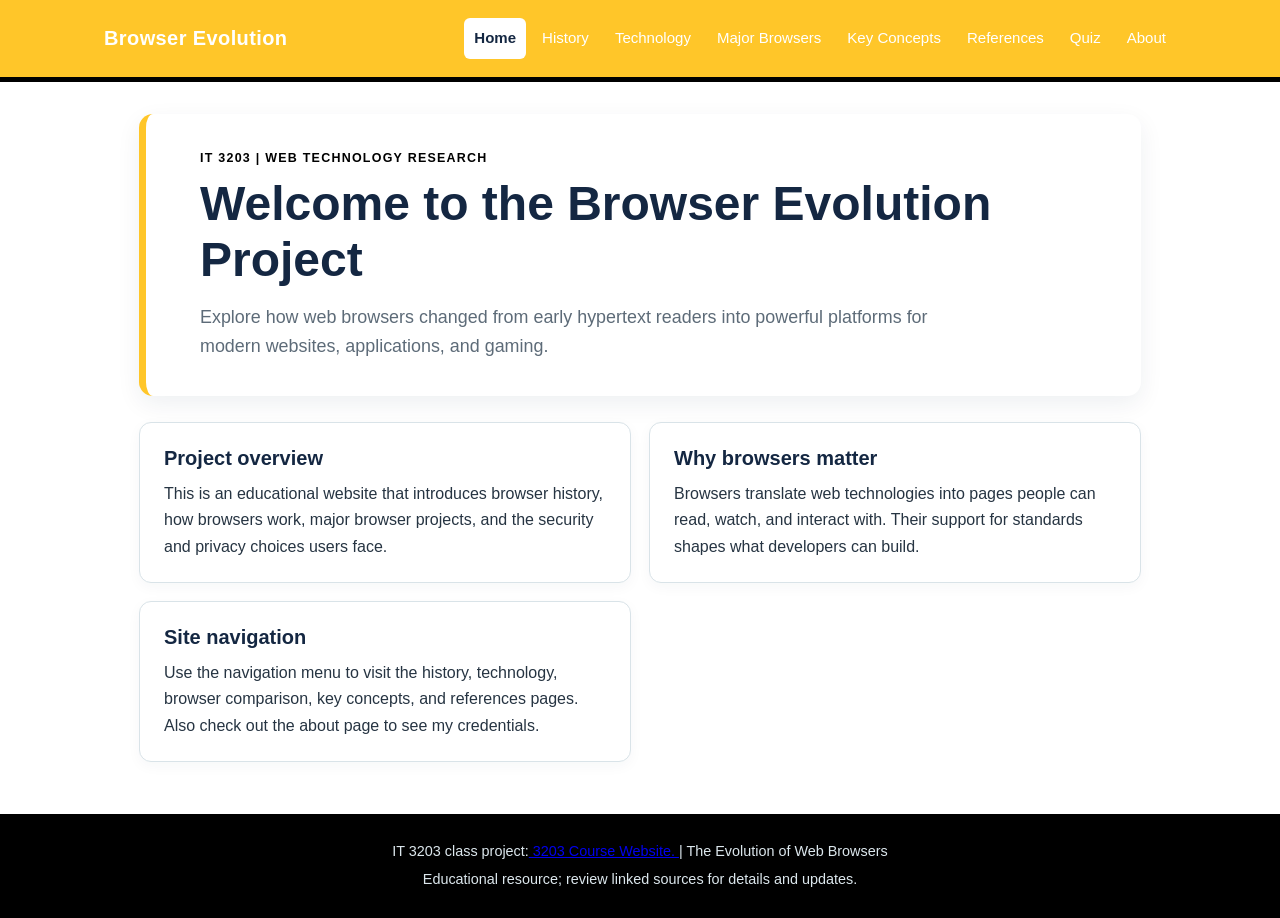
<file: index.html>
<!DOCTYPE html>
<html lang="en">
<head>
  <meta charset="UTF-8">
  <meta name="viewport" content="width=device-width, initial-scale=1.0">
  <meta name="description" content="Explore how web browsers changed from early hypertext readers into powerful platforms for modern websites and applications.">
  <title>The Evolution of Web Browsers | Browser Evolution</title>
  <link rel="stylesheet" href="styles.css">
</head>
<body>
  <header class="site-header">
    <div class="header-inner">
      <a class="brand" href="index.html">Browser Evolution</a>
      <nav class="main-nav" aria-label="Main navigation">
          <a href="index.html" aria-current="page">Home</a>
          <a href="history.html">History</a>
          <a href="technology.html">Technology</a>
          <a href="browsers.html">Major Browsers</a>
          <a href="concepts.html">Key Concepts</a>
          <a href="references.html">References</a>
          <a href="quiz.html">Quiz</a>
          <a href="about.html">About</a>
      </nav>
    </div>
  </header>
  <main class="container">
    <section class="hero">
      <p class="eyebrow">IT 3203 | Web Technology Research</p>
      <h1>Welcome to the Browser Evolution Project</h1>
      <p class="lead">Explore how web browsers changed from early hypertext readers into powerful platforms for modern websites, applications, and gaming.</p>
    </section>
    <div class="content-grid">
      <section class="content-card"><h2>Project overview</h2><p>This is an educational website that introduces browser history, how browsers work, major browser projects, and the security and privacy choices users face.</p></section>
<section class="content-card"><h2>Why browsers matter</h2><p>Browsers translate web technologies into pages people can read, watch, and interact with. Their support for standards shapes what developers can build.</p></section>
<section class="content-card"><h2>Site navigation</h2><p>Use the navigation menu to visit the history, technology, browser comparison, key concepts, and references pages. Also check out the about page to see my credentials.</p></section>

    </div>
  </main>
  <footer class="site-footer">
    <p>IT 3203 class project:<a href="https://ksuweb.github.io/IT3203/" target="_blank" rel="noopener noreferrer"> 3203 Course Website. </a> | The Evolution of Web Browsers</p>
    <p>Educational resource; review linked sources for details and updates.</p>
  </footer>
</body>
</html>
</file>
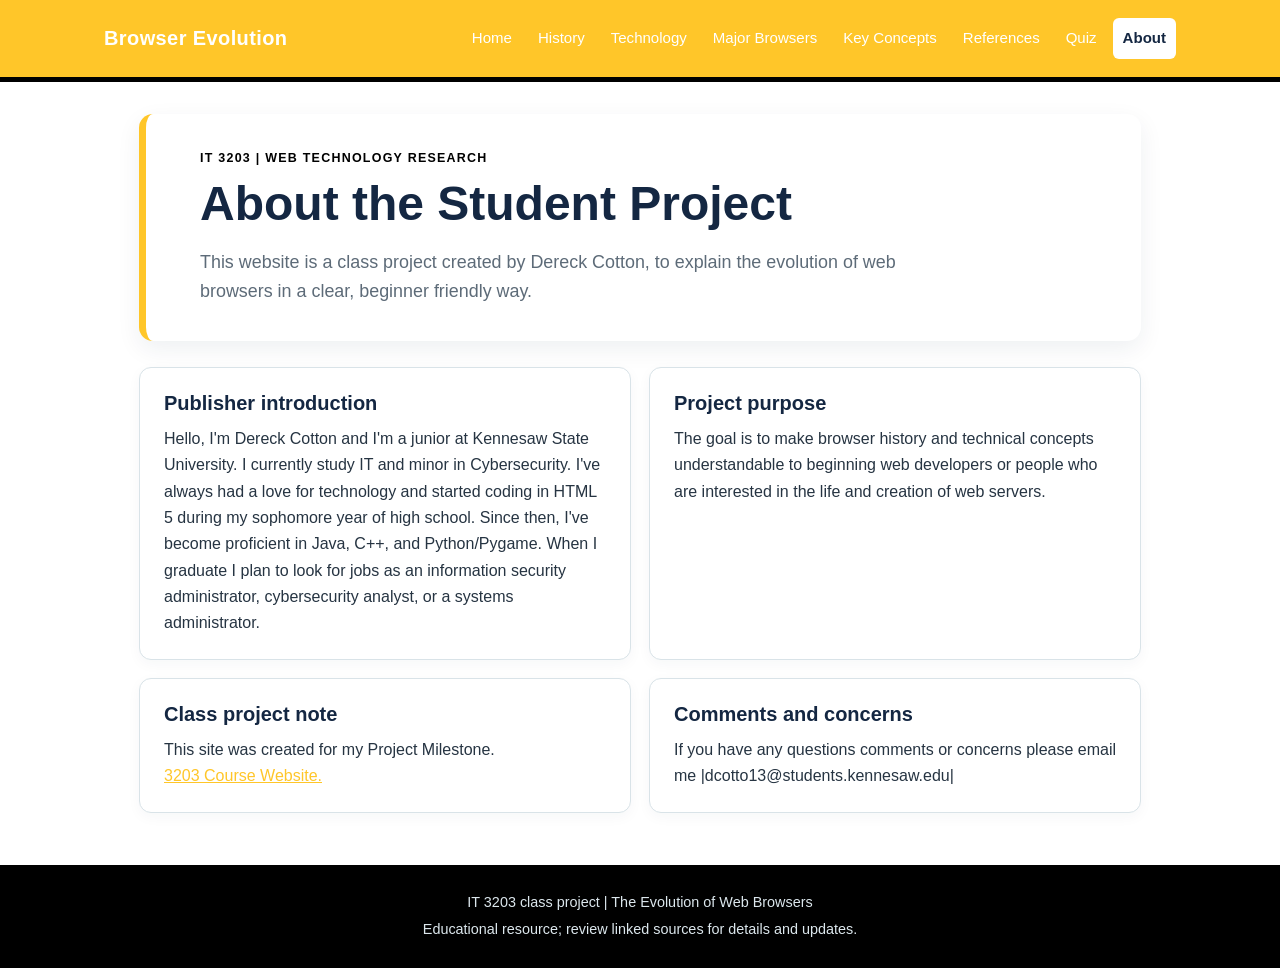
<file: about.html>
<!DOCTYPE html>
<html lang="en" xmlns="http://www.w3.org/1999/html">
<head>
  <meta charset="UTF-8">
  <meta name="viewport" content="width=device-width, initial-scale=1.0">
  <meta name="description" content="This website is a class project created to explain the evolution of web browsers in a clear, beginner-friendly way.">
  <title>About This Project | Browser Evolution</title>
  <link rel="stylesheet" href="styles.css">
</head>
<body>
  <header class="site-header">
    <div class="header-inner">
      <a class="brand" href="index.html">Browser Evolution</a>
      <nav class="main-nav" aria-label="Main navigation">
        <a href="index.html">Home</a>
<a href="history.html">History</a>
<a href="technology.html">Technology</a>
<a href="browsers.html">Major Browsers</a>
<a href="concepts.html">Key Concepts</a>
<a href="references.html">References</a>
          <a href="quiz.html">Quiz</a>
<a href="about.html" aria-current="page">About</a>
      </nav>
    </div>
  </header>
  <main class="container">
    <section class="hero">
      <p class="eyebrow">IT 3203 | Web Technology Research</p>
      <h1>About the Student Project</h1>
      <p class="lead">This website is a class project created by Dereck Cotton, to explain the evolution of web browsers in a clear, beginner friendly way.</p>
    </section>
    <div class="content-grid">
      <section class="content-card"><h2>Publisher introduction</h2><p>Hello, I'm Dereck Cotton and I'm a junior at Kennesaw State University. I currently study IT and minor in Cybersecurity. I've always had a love for technology and started coding in HTML 5 during my sophomore year of high school. Since then, I've become proficient in Java, C++, and Python/Pygame. When I graduate I plan to look for jobs as an information security administrator, cybersecurity analyst, or a systems administrator.  </p></section>
<section class="content-card"><h2>Project purpose</h2><p>The goal is to make browser history and technical concepts understandable to beginning web developers or people who are interested in the life and creation of web servers.</p></section>
<section class="content-card"><h2>Class project note</h2><p>This site was created for my Project Milestone.<br> <a href="https://ksuweb.github.io/IT3203/" target="_blank" rel="noopener noreferrer"> 3203 Course Website. </a></br> </p></section>
<section class="content-card"><h2>Comments and concerns</h2><p>If you have any questions comments or concerns please email me |dcotto13@students.kennesaw.edu| </p></section>
    </div>
  </main>
  <footer class="site-footer">
    <p>IT 3203 class project | The Evolution of Web Browsers</p>
    <p>Educational resource; review linked sources for details and updates.</p>
  </footer>
</body>
</html>
</file>
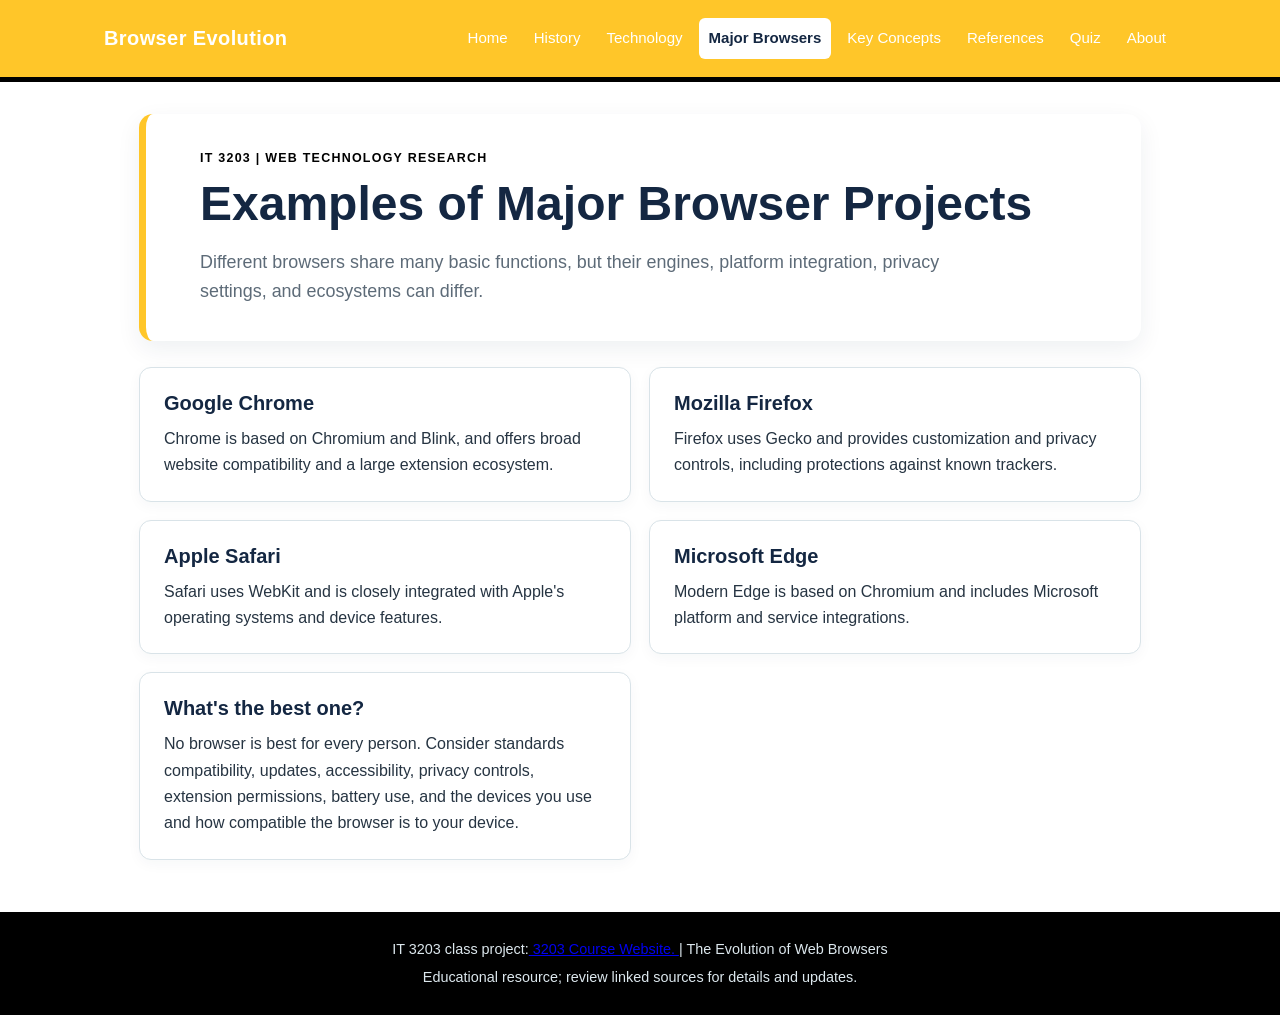
<file: browsers.html>
<!DOCTYPE html>
<html lang="en">
<head>
  <meta charset="UTF-8">
  <meta name="viewport" content="width=device-width, initial-scale=1.0">
  <meta name="description" content="Different browsers share many basic functions, but their engines, platform integration, privacy settings, and ecosystems can differ.">
  <title>Major Browsers | Browser Evolution</title>
  <link rel="stylesheet" href="styles.css">
</head>
<body>
  <header class="site-header">
    <div class="header-inner">
      <a class="brand" href="index.html">Browser Evolution</a>
      <nav class="main-nav" aria-label="Main navigation">
        <a href="index.html">Home</a>
<a href="history.html">History</a>
<a href="technology.html">Technology</a>
<a href="browsers.html" aria-current="page">Major Browsers</a>
<a href="concepts.html">Key Concepts</a>
<a href="references.html">References</a>
          <a href="quiz.html">Quiz</a>
<a href="about.html">About</a>
      </nav>
    </div>
  </header>
  <main class="container">
    <section class="hero">
      <p class="eyebrow">IT 3203 | Web Technology Research</p>
      <h1>Examples of Major Browser Projects</h1>
      <p class="lead">Different browsers share many basic functions, but their engines, platform integration, privacy settings, and ecosystems can differ.</p>
    </section>
    <div class="content-grid">
      <section class="content-card"><h2>Google Chrome</h2><p>Chrome is based on Chromium and Blink, and offers broad website compatibility and a large extension ecosystem.</p></section>
<section class="content-card"><h2>Mozilla Firefox</h2><p>Firefox uses Gecko and provides customization and privacy controls, including protections against known trackers.</p></section>
<section class="content-card"><h2>Apple Safari</h2><p>Safari uses WebKit and is closely integrated with Apple's operating systems and device features.</p></section>
<section class="content-card"><h2>Microsoft Edge</h2><p>Modern Edge is based on Chromium and includes Microsoft platform and service integrations.</p></section>
<section class="content-card"><h2>What's the best one?</h2><p>No browser is best for every person. Consider standards compatibility, updates, accessibility, privacy controls, extension permissions, battery use, and the devices you use and how compatible the browser is to your device.</p></section>

    </div>
  </main>
  <footer class="site-footer">
    <p>IT 3203 class project:<a href="https://ksuweb.github.io/IT3203/" target="_blank" rel="noopener noreferrer"> 3203 Course Website. </a> | The Evolution of Web Browsers</p>
    <p>Educational resource; review linked sources for details and updates.</p>
  </footer>
</body>
</html>
</file>
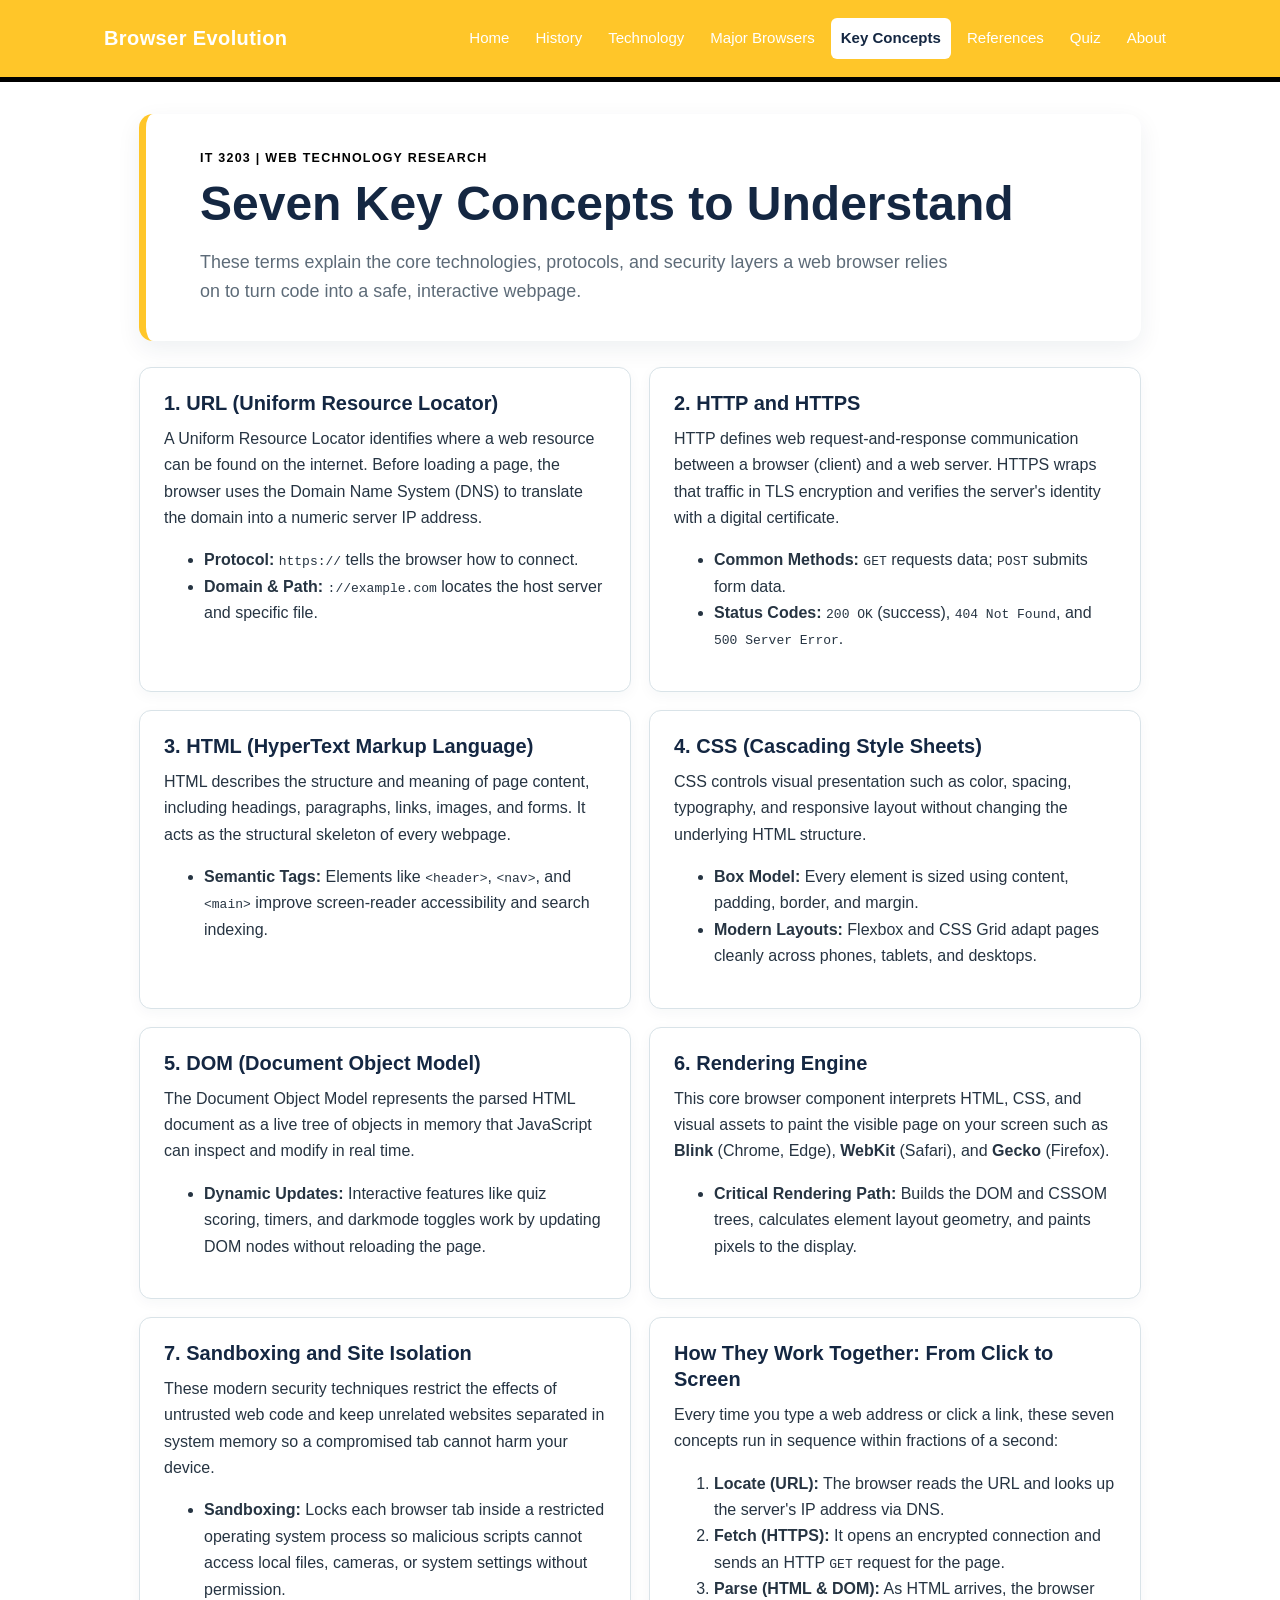
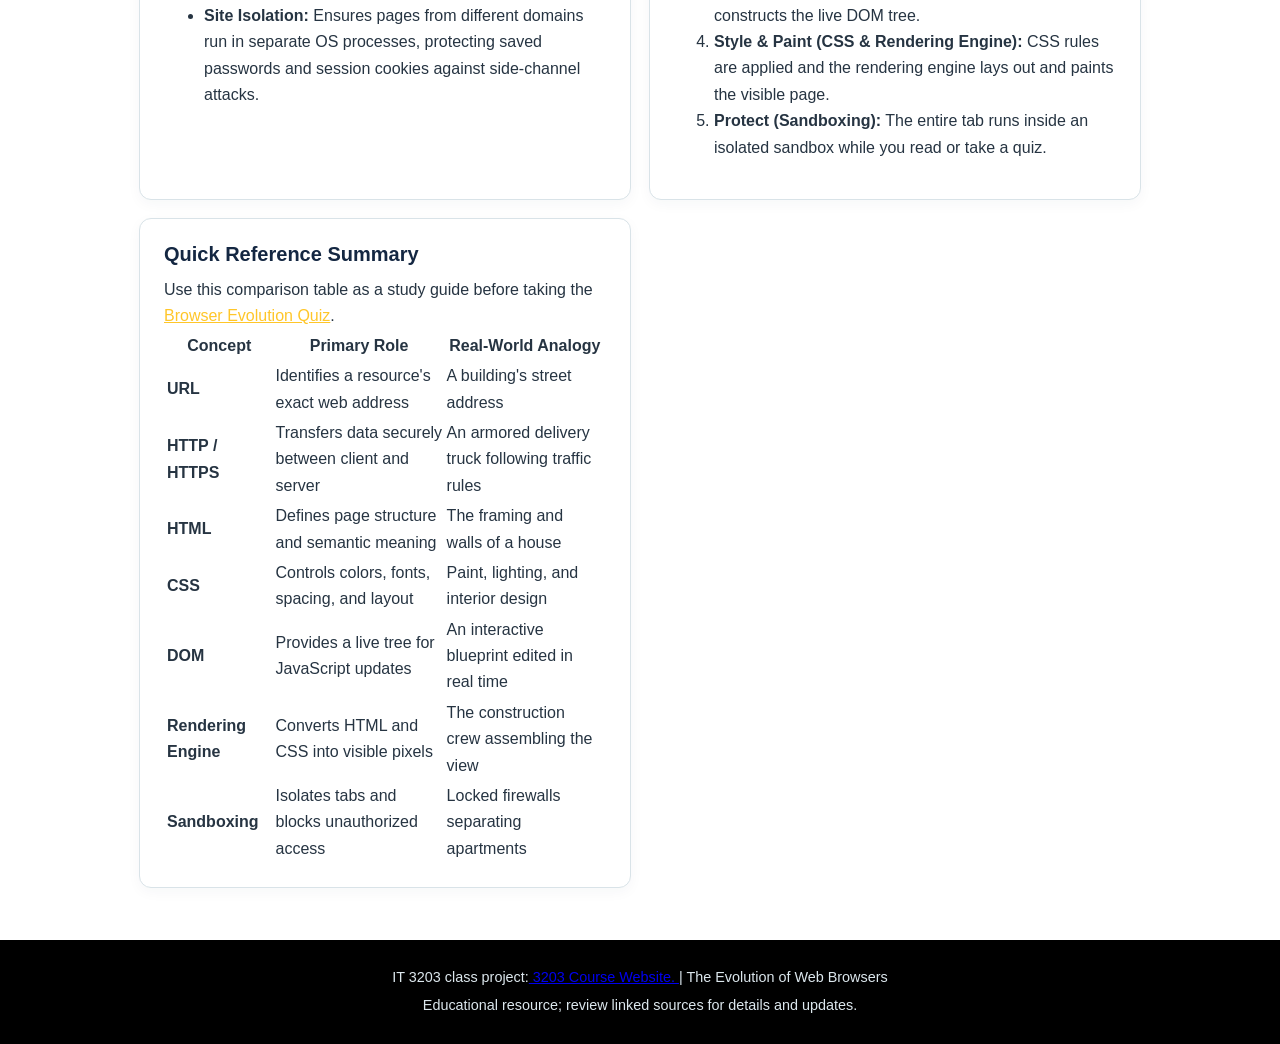
<file: concepts.html>
<!DOCTYPE html>
<html lang="en">
<head>
  <meta charset="UTF-8">
  <meta name="viewport" content="width=device-width, initial-scale=1.0">
  <meta name="description" content="These terms explain the main work a browser performs behind the scenes.">
  <title>Key Concepts | Browser Evolution</title>
  <link rel="stylesheet" href="styles.css">
</head>
<body id="top">
  <header class="site-header">
    <div class="header-inner">
      <a class="brand" href="index.html">Browser Evolution</a>
      <nav class="main-nav" aria-label="Main navigation">
        <a href="index.html">Home</a>
        <a href="history.html">History</a>
        <a href="technology.html">Technology</a>
        <a href="browsers.html">Major Browsers</a>
        <a href="concepts.html" aria-current="page">Key Concepts</a>
        <a href="references.html">References</a>
        <a href="quiz.html">Quiz</a>
        <a href="about.html">About</a>
      </nav>
    </div>
  </header>

  <main class="container">
    <section class="hero">
      <p class="eyebrow">IT 3203 | Web Technology Research</p>
      <h1>Seven Key Concepts to Understand</h1>
      <p class="lead">These terms explain the core technologies, protocols, and security layers a web browser relies on to turn code into a safe, interactive webpage.</p>
    </section>

    <div class="content-grid">
      <section class="content-card">
        <h2>1. URL (Uniform Resource Locator)</h2>
        <p>A Uniform Resource Locator identifies where a web resource can be found on the internet. Before loading a page, the browser uses the Domain Name System (DNS) to translate the domain into a numeric server IP address.</p>
        <ul class="concept-list">
          <li><strong>Protocol:</strong> <code>https://</code> tells the browser how to connect.</li>
          <li><strong>Domain &amp; Path:</strong> <code>://example.com</code> locates the host server and specific file.</li>
        </ul>
      </section>

      <section class="content-card">
        <h2>2. HTTP and HTTPS</h2>
        <p>HTTP defines web request-and-response communication between a browser (client) and a web server. HTTPS wraps that traffic in TLS encryption and verifies the server's identity with a digital certificate.</p>
        <ul class="concept-list">
          <li><strong>Common Methods:</strong> <code>GET</code> requests data; <code>POST</code> submits form data.</li>
          <li><strong>Status Codes:</strong> <code>200 OK</code> (success), <code>404 Not Found</code>, and <code>500 Server Error</code>.</li>
        </ul>
      </section>

      <section class="content-card">
        <h2>3. HTML (HyperText Markup Language)</h2>
        <p>HTML describes the structure and meaning of page content, including headings, paragraphs, links, images, and forms. It acts as the structural skeleton of every webpage.</p>
        <ul class="concept-list">
          <li><strong>Semantic Tags:</strong> Elements like <code>&lt;header&gt;</code>, <code>&lt;nav&gt;</code>, and <code>&lt;main&gt;</code> improve screen-reader accessibility and search indexing.</li>
        </ul>
      </section>

      <section class="content-card">
        <h2>4. CSS (Cascading Style Sheets)</h2>
        <p>CSS controls visual presentation such as color, spacing, typography, and responsive layout without changing the underlying HTML structure.</p>
        <ul class="concept-list">
          <li><strong>Box Model:</strong> Every element is sized using content, padding, border, and margin.</li>
          <li><strong>Modern Layouts:</strong> Flexbox and CSS Grid adapt pages cleanly across phones, tablets, and desktops.</li>
        </ul>
      </section>

      <section class="content-card">
        <h2>5. DOM (Document Object Model)</h2>
        <p>The Document Object Model represents the parsed HTML document as a live tree of objects in memory that JavaScript can inspect and modify in real time.</p>
        <ul class="concept-list">
          <li><strong>Dynamic Updates:</strong> Interactive features like quiz scoring, timers, and darkmode toggles work by updating DOM nodes without reloading the page.</li>
        </ul>
      </section>

      <section class="content-card">
        <h2>6. Rendering Engine</h2>
        <p>This core browser component interprets HTML, CSS, and visual assets to paint the visible page on your screen such as <strong>Blink</strong> (Chrome, Edge), <strong>WebKit</strong> (Safari), and <strong>Gecko</strong> (Firefox).</p>
        <ul class="concept-list">
          <li><strong>Critical Rendering Path:</strong> Builds the DOM and CSSOM trees, calculates element layout geometry, and paints pixels to the display.</li>
        </ul>
      </section>

      <section class="content-card card-full">
        <h2>7. Sandboxing and Site Isolation</h2>
        <p>These modern security techniques restrict the effects of untrusted web code and keep unrelated websites separated in system memory so a compromised tab cannot harm your device.</p>
        <ul class="concept-list">
          <li><strong>Sandboxing:</strong> Locks each browser tab inside a restricted operating system process so malicious scripts cannot access local files, cameras, or system settings without permission.</li>
          <li><strong>Site Isolation:</strong> Ensures pages from different domains run in separate OS processes, protecting saved passwords and session cookies against side-channel attacks.</li>
        </ul>
      </section>

      <section class="content-card card-full">
        <h2>How They Work Together: From Click to Screen</h2>
        <p>Every time you type a web address or click a link, these seven concepts run in sequence within fractions of a second:</p>
        <ol class="lifecycle-list">
          <li><strong>Locate (URL):</strong> The browser reads the URL and looks up the server's IP address via DNS.</li>
          <li><strong>Fetch (HTTPS):</strong> It opens an encrypted connection and sends an HTTP <code>GET</code> request for the page.</li>
          <li><strong>Parse (HTML &amp; DOM):</strong> As HTML arrives, the browser constructs the live DOM tree.</li>
          <li><strong>Style &amp; Paint (CSS &amp; Rendering Engine):</strong> CSS rules are applied and the rendering engine lays out and paints the visible page.</li>
          <li><strong>Protect (Sandboxing):</strong> The entire tab runs inside an isolated sandbox while you read or take a quiz.</li>
        </ol>
      </section>

      <section class="content-card card-full">
        <h2>Quick Reference Summary</h2>
        <p>Use this comparison table as a study guide before taking the <a href="quiz.html">Browser Evolution Quiz</a>.</p>
        <div class="table-wrap">
          <table class="concepts-table">
            <thead>
              <tr>
                <th>Concept</th>
                <th>Primary Role</th>
                <th>Real-World Analogy</th>
              </tr>
            </thead>
            <tbody>
              <tr>
                <td><strong>URL</strong></td>
                <td>Identifies a resource's exact web address</td>
                <td>A building's street address</td>
              </tr>
              <tr>
                <td><strong>HTTP / HTTPS</strong></td>
                <td>Transfers data securely between client and server</td>
                <td>An armored delivery truck following traffic rules</td>
              </tr>
              <tr>
                <td><strong>HTML</strong></td>
                <td>Defines page structure and semantic meaning</td>
                <td>The framing and walls of a house</td>
              </tr>
              <tr>
                <td><strong>CSS</strong></td>
                <td>Controls colors, fonts, spacing, and layout</td>
                <td>Paint, lighting, and interior design</td>
              </tr>
              <tr>
                <td><strong>DOM</strong></td>
                <td>Provides a live tree for JavaScript updates</td>
                <td>An interactive blueprint edited in real time</td>
              </tr>
              <tr>
                <td><strong>Rendering Engine</strong></td>
                <td>Converts HTML and CSS into visible pixels</td>
                <td>The construction crew assembling the view</td>
              </tr>
              <tr>
                <td><strong>Sandboxing</strong></td>
                <td>Isolates tabs and blocks unauthorized access</td>
                <td>Locked firewalls separating apartments</td>
              </tr>
            </tbody>
          </table>
        </div>
      </section>
    </div>

  </main>

  <footer class="site-footer">
    <p>IT 3203 class project:<a href="https://ksuweb.github.io/IT3203/" target="_blank" rel="noopener noreferrer"> 3203 Course Website. </a> | The Evolution of Web Browsers</p>
    <p>Educational resource; review linked sources for details and updates.</p>
  </footer>
</body>
</html>
</file>
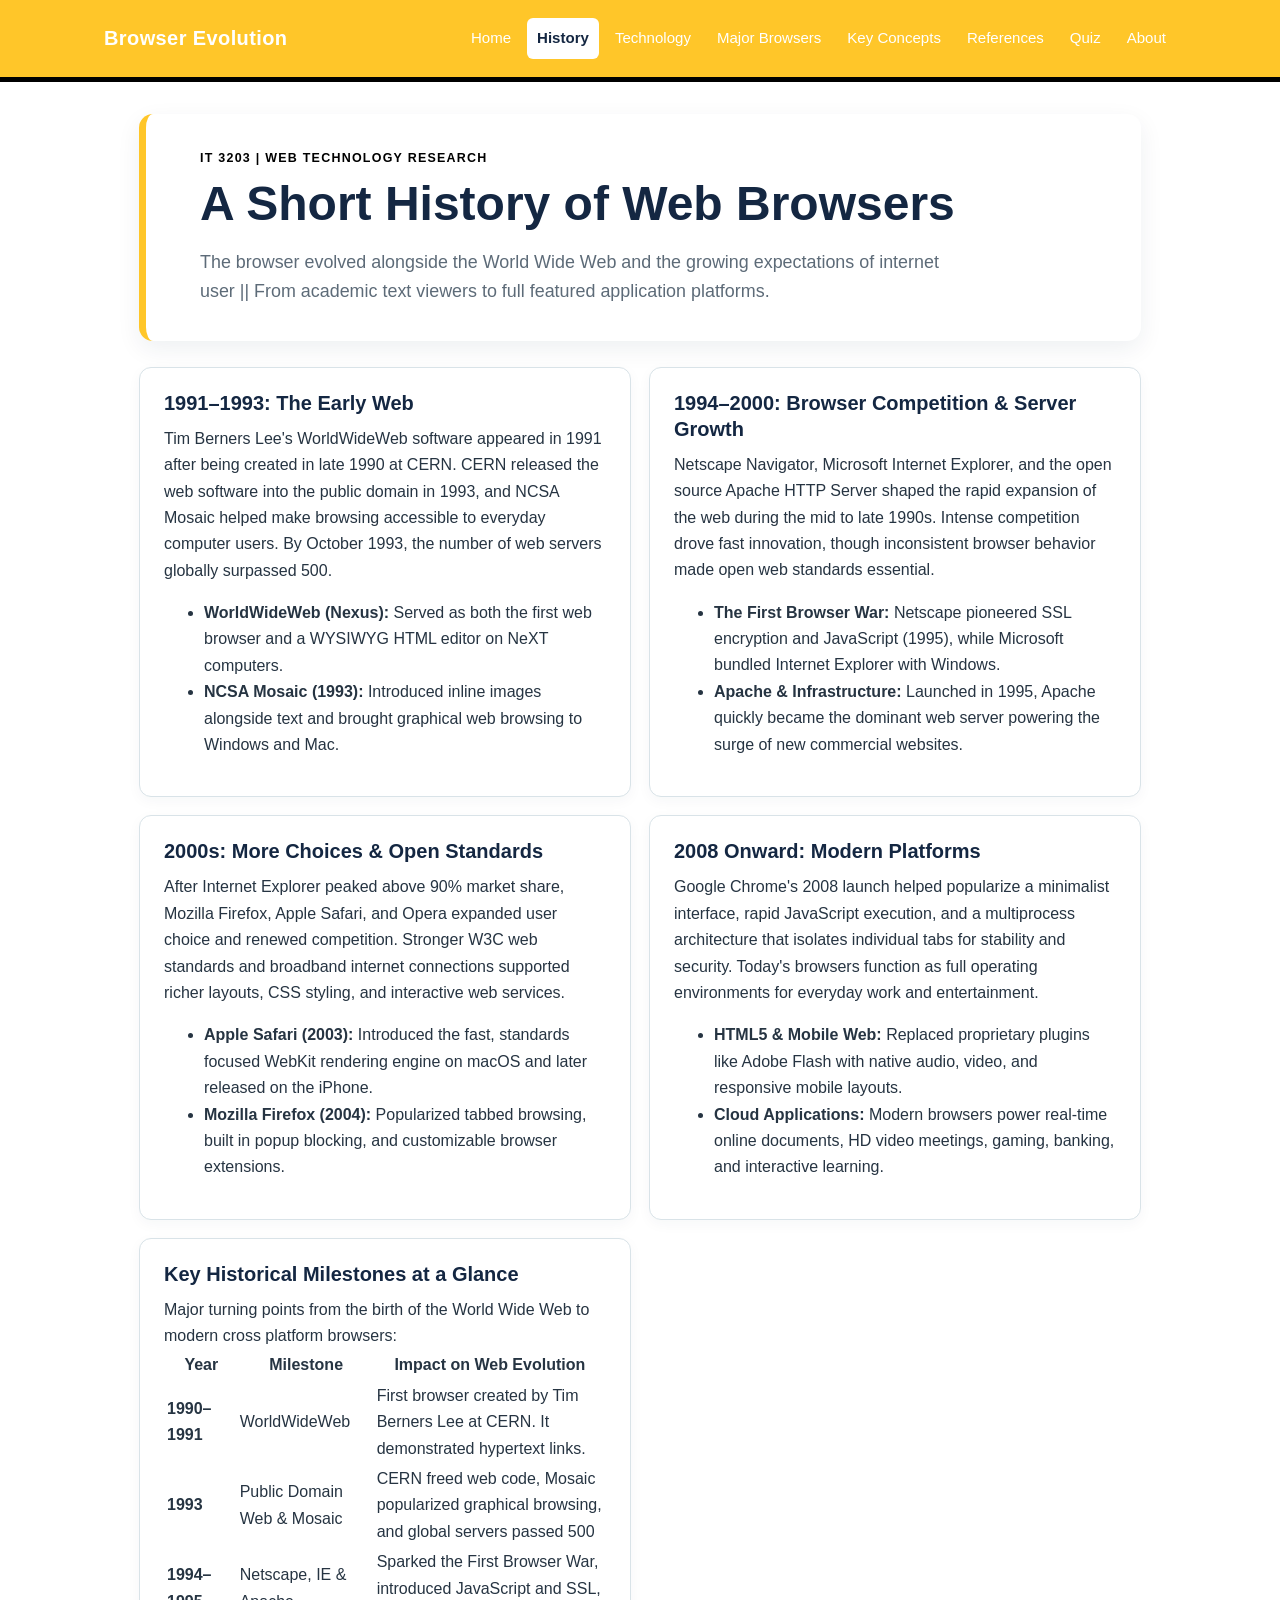
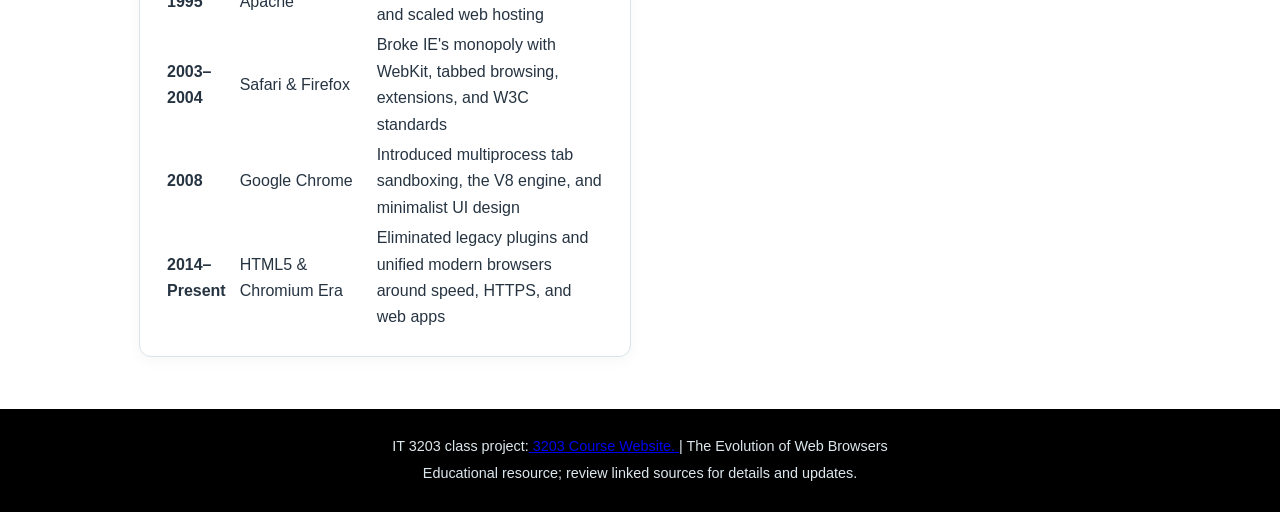
<file: history.html>
<!DOCTYPE html>
<html lang="en">
<head>
  <meta charset="UTF-8">
  <meta name="viewport" content="width=device-width, initial-scale=1.0">
  <meta name="description" content="The browser evolved alongside the World Wide Web and the growing expectations of internet users.">
  <title>Browser History | Browser Evolution</title>
  <link rel="stylesheet" href="styles.css">
</head>
<body id="top">
  <header class="site-header">
    <div class="header-inner">
      <a class="brand" href="index.html">Browser Evolution</a>
      <nav class="main-nav" aria-label="Main navigation">
        <a href="index.html">Home</a>
        <a href="history.html" aria-current="page">History</a>
        <a href="technology.html">Technology</a>
        <a href="browsers.html">Major Browsers</a>
        <a href="concepts.html">Key Concepts</a>
        <a href="references.html">References</a>
        <a href="quiz.html">Quiz</a>
        <a href="about.html">About</a>
      </nav>
    </div>
  </header>

  <main class="container">
    <section class="hero">
      <p class="eyebrow">IT 3203 | Web Technology Research</p>
      <h1>A Short History of Web Browsers</h1>
      <p class="lead">The browser evolved alongside the World Wide Web and the growing expectations of internet user || From academic text viewers to full featured application platforms.</p>
    </section>

    <div class="content-grid">
      <section class="content-card">
        <h2>1991–1993: The Early Web</h2>
        <p>Tim Berners Lee's WorldWideWeb software appeared in 1991 after being created in late 1990 at CERN. CERN released the web software into the public domain in 1993, and NCSA Mosaic helped make browsing accessible to everyday computer users. By October 1993, the number of web servers globally surpassed 500.</p>
        <ul class="concept-list">
          <li><strong>WorldWideWeb (Nexus):</strong> Served as both the first web browser and a WYSIWYG HTML editor on NeXT computers.</li>
          <li><strong>NCSA Mosaic (1993):</strong> Introduced inline images alongside text and brought graphical web browsing to Windows and Mac.</li>
        </ul>
      </section>

      <section class="content-card">
        <h2>1994–2000: Browser Competition &amp; Server Growth</h2>
        <p>Netscape Navigator, Microsoft Internet Explorer, and the open source Apache HTTP Server shaped the rapid expansion of the web during the mid to late 1990s. Intense competition drove fast innovation, though inconsistent browser behavior made open web standards essential.</p>
        <ul class="concept-list">
          <li><strong>The First Browser War:</strong> Netscape pioneered SSL encryption and JavaScript (1995), while Microsoft bundled Internet Explorer with Windows.</li>
          <li><strong>Apache &amp; Infrastructure:</strong> Launched in 1995, Apache quickly became the dominant web server powering the surge of new commercial websites.</li>
        </ul>
      </section>

      <section class="content-card">
        <h2>2000s: More Choices &amp; Open Standards</h2>
        <p>After Internet Explorer peaked above 90% market share, Mozilla Firefox, Apple Safari, and Opera expanded user choice and renewed competition. Stronger W3C web standards and broadband internet connections supported richer layouts, CSS styling, and interactive web services.</p>
        <ul class="concept-list">
          <li><strong>Apple Safari (2003):</strong> Introduced the fast, standards focused WebKit rendering engine on macOS and later released on the iPhone.</li>
          <li><strong>Mozilla Firefox (2004):</strong> Popularized tabbed browsing, built in popup blocking, and customizable browser extensions.</li>
        </ul>
      </section>

      <section class="content-card">
        <h2>2008 Onward: Modern Platforms</h2>
        <p>Google Chrome's 2008 launch helped popularize a minimalist interface, rapid JavaScript execution, and a multiprocess architecture that isolates individual tabs for stability and security. Today's browsers function as full operating environments for everyday work and entertainment.</p>
        <ul class="concept-list">
          <li><strong>HTML5 &amp; Mobile Web:</strong> Replaced proprietary plugins like Adobe Flash with native audio, video, and responsive mobile layouts.</li>
          <li><strong>Cloud Applications:</strong> Modern browsers power real-time online documents, HD video meetings, gaming, banking, and interactive learning.</li>
        </ul>
      </section>

      <section class="content-card card-full">
        <h2>Key Historical Milestones at a Glance</h2>
        <p>Major turning points from the birth of the World Wide Web to modern cross platform browsers:</p>
        <div class="table-wrap">
          <table class="concepts-table">
            <thead>
              <tr>
                <th>Year</th>
                <th>Milestone</th>
                <th>Impact on Web Evolution</th>
              </tr>
            </thead>
            <tbody>
              <tr>
                <td><strong>1990–1991</strong></td>
                <td>WorldWideWeb </td>
                <td>First browser created by Tim Berners Lee at CERN. It demonstrated hypertext links.</td>
              </tr>
              <tr>
                <td><strong>1993</strong></td>
                <td>Public Domain Web &amp; Mosaic</td>
                <td>CERN freed web code, Mosaic popularized graphical browsing, and global servers passed 500</td>
              </tr>
              <tr>
                <td><strong>1994–1995</strong></td>
                <td>Netscape, IE &amp; Apache</td>
                <td>Sparked the First Browser War, introduced JavaScript and SSL, and scaled web hosting</td>
              </tr>
              <tr>
                <td><strong>2003–2004</strong></td>
                <td>Safari &amp; Firefox</td>
                <td>Broke IE's monopoly with WebKit, tabbed browsing, extensions, and W3C standards</td>
              </tr>
              <tr>
                <td><strong>2008</strong></td>
                <td>Google Chrome</td>
                <td>Introduced multiprocess tab sandboxing, the V8 engine, and minimalist UI design</td>
              </tr>
              <tr>
                <td><strong>2014–Present</strong></td>
                <td>HTML5 &amp; Chromium Era</td>
                <td>Eliminated legacy plugins and unified modern browsers around speed, HTTPS, and web apps</td>
              </tr>
            </tbody>
          </table>
        </div>
      </section>
    </div>

  </main>

  <footer class="site-footer">
    <p>IT 3203 class project:<a href="https://ksuweb.github.io/IT3203/" target="_blank" rel="noopener noreferrer"> 3203 Course Website. </a> | The Evolution of Web Browsers</p>
    <p>Educational resource; review linked sources for details and updates.</p>
  </footer>
</body>
</html>
</file>
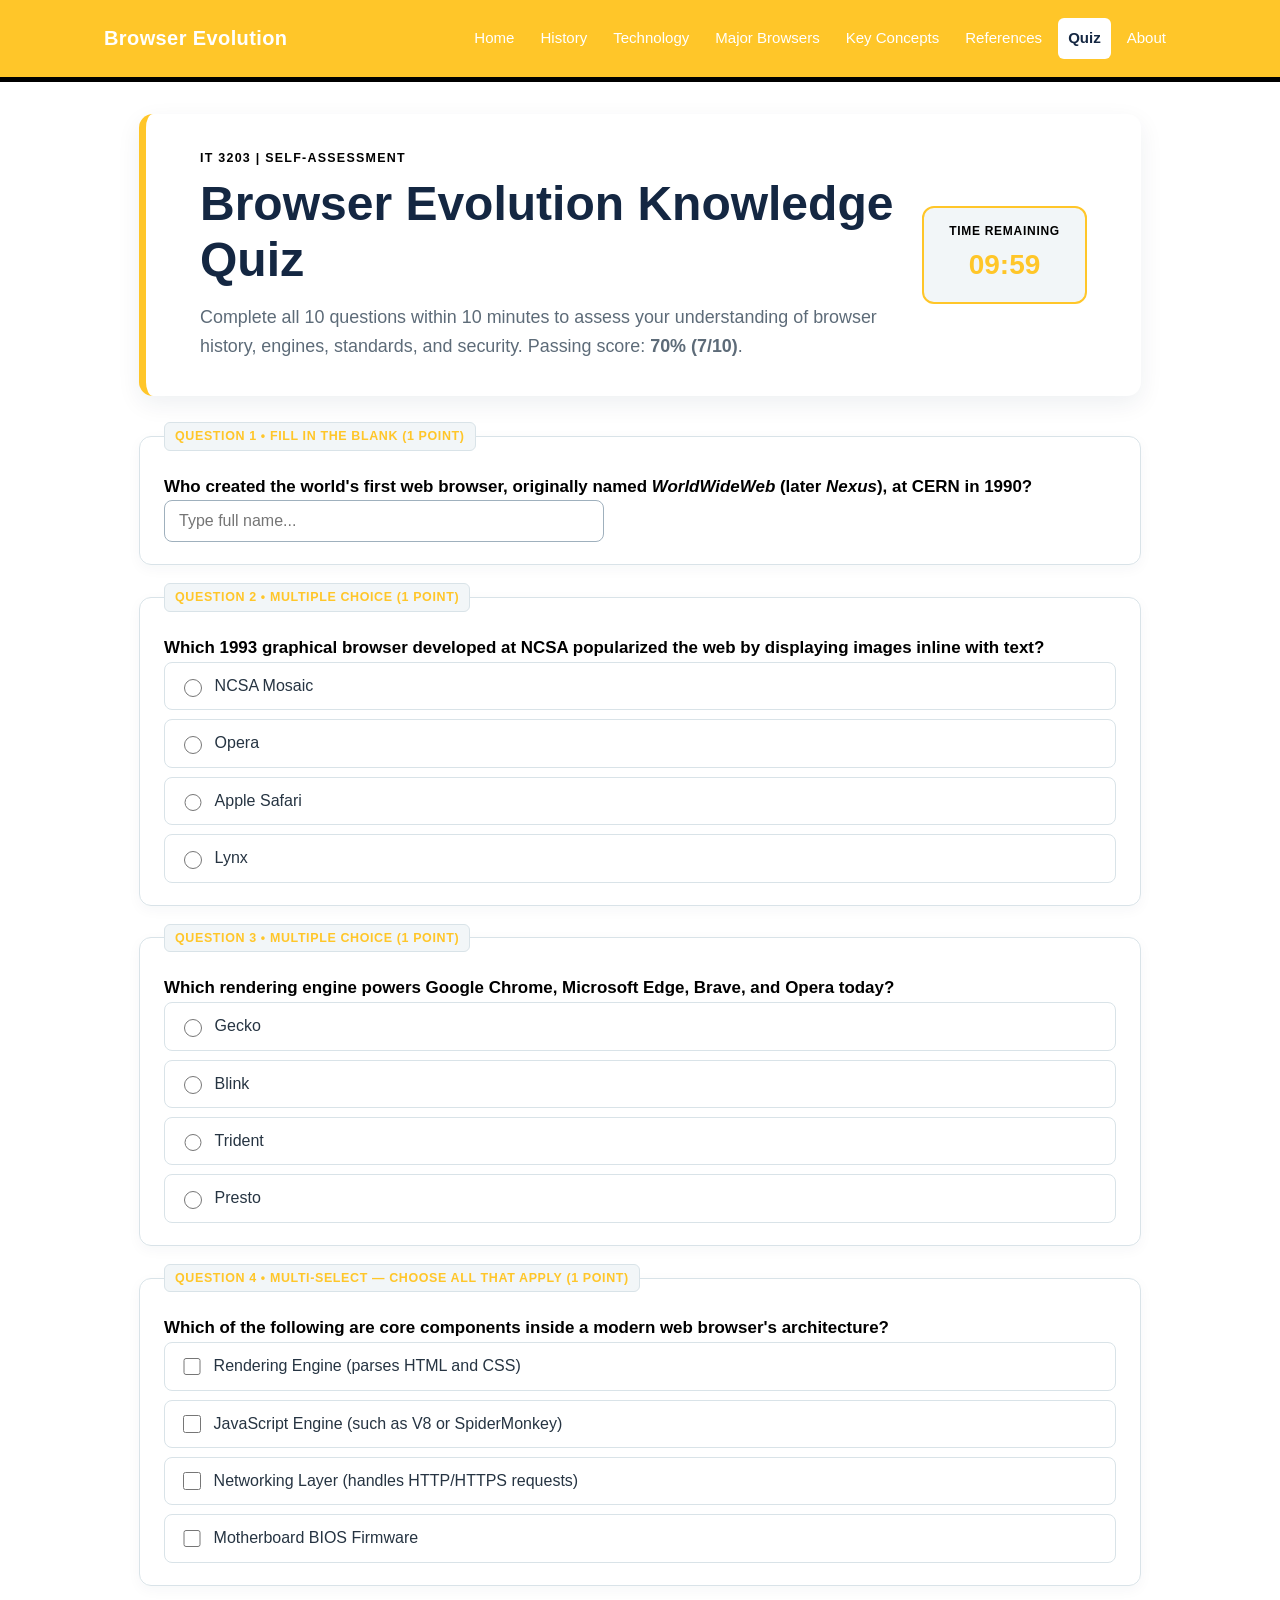
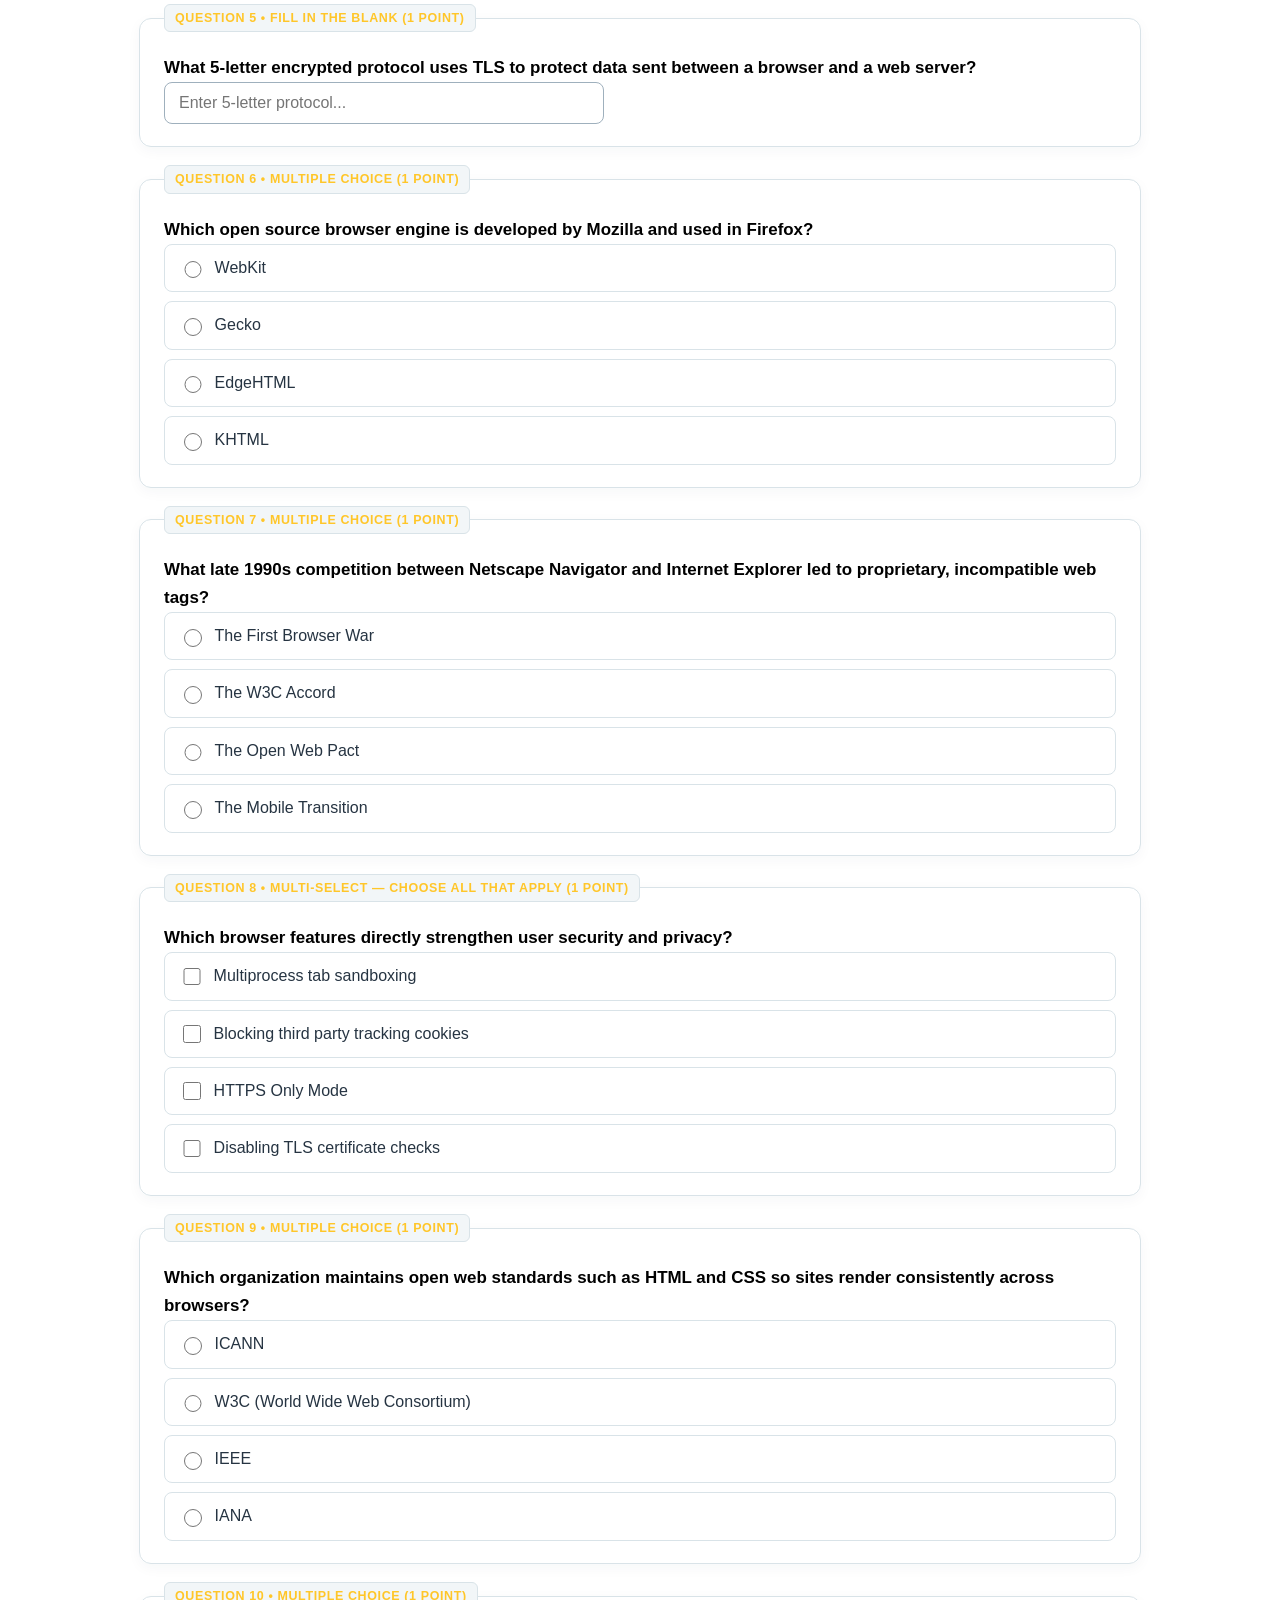
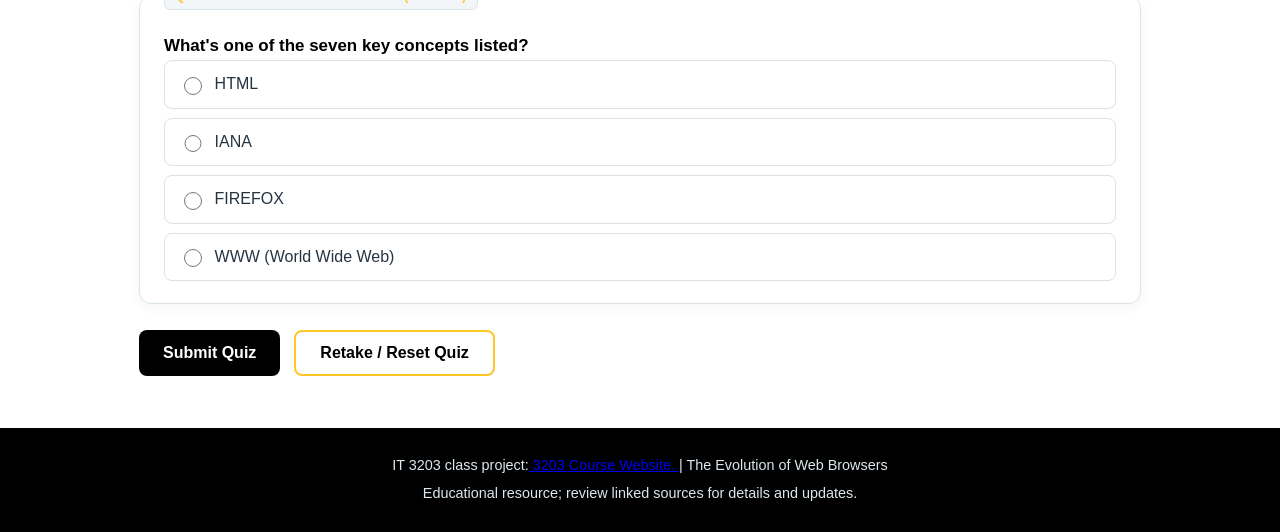
<file: quiz.html>
<!DOCTYPE html>
<html lang="en">
<head>
    <!-- I documented the metadata and connected the stylesheet to this page-->
  <meta charset="UTF-8">
  <meta name="viewport" content="width=device-width, initial-scale=1.0">
  <meta name="description" content="Test your knowledge of web browser history, rendering engines, web standards, and browser security.">
  <title>Self-Assessment Quiz | Browser Evolution</title>
  <link rel="stylesheet" href="styles.css">
</head>
<!--Site header and navigation setup -->
<body>
  <header class="site-header">
    <div class="header-inner">
      <a class="brand" href="index.html">Browser Evolution</a>
      <nav class="main-nav" aria-label="Main navigation">
        <a href="index.html">Home</a>
        <a href="history.html">History</a>
        <a href="technology.html">Technology</a>
        <a href="browsers.html">Major Browsers</a>
        <a href="concepts.html">Key Concepts</a>
        <a href="references.html">References</a>
        <a href="quiz.html" aria-current="page">Quiz</a>
        <a href="about.html">About</a>
      </nav>
    </div>
  </header>

  <main class="container" id="top">
 <!--Sets up the quiz banner, quiz parameters, and the timer -->
    <section class="hero quiz-hero">
      <div class="quiz-hero-text">
        <p class="eyebrow">IT 3203 | Self-Assessment</p>
        <h1>Browser Evolution Knowledge Quiz</h1>
        <p class="lead">Complete all 10 questions within 10 minutes to assess your understanding of browser history, engines, standards, and security. Passing score: <strong>70% (7/10)</strong>.</p>
      </div>
      <div class="timer-panel" id="timerPanel" aria-live="polite">
        <span class="timer-title">Time Remaining</span>
        <span class="timer-clock" id="timerClock">10:00</span>
      </div>
    </section>
<!-- Sets up the results and its parameters -->
    <section id="resultsBanner" class="content-card results-banner hidden" aria-live="assertive">
      <div class="results-header">
        <h2>Quiz Assessment Results</h2>
        <span id="overallBadge" class="result-badge">PASS</span>
      </div>
      <div class="results-stats">
        <div class="stat-item">
          <span class="stat-label">Overall Result</span>
          <strong class="stat-value" id="overallResultText">—</strong>
        </div>
        <div class="stat-item">
          <span class="stat-label">Total Score</span>
          <strong class="stat-value" id="totalScoreText">0 / 10 (0%)</strong>
        </div>
        <div class="stat-item">
          <span class="stat-label">Time Spent</span>
          <strong class="stat-value" id="timeSpentText">00:00</strong>
        </div>
      </div>
      <p class="results-hint">Review each card below for your per-question score, result, and the correct answer.</p>
    </section>
<!-- Setting up the questions with how each should be answered-->
    <form id="quizForm" class="quiz-form" novalidate>
      <fieldset class="content-card question-block" id="q-block-1">
        <legend class="q-type">Question 1 &bull; Fill in the Blank (1 Point)</legend>
        <p class="q-prompt">Who created the world's first web browser, originally named <em>WorldWideWeb</em> (later <em>Nexus</em>), at CERN in 1990?</p>
        <label for="q1" class="sr-only">Answer for Question 1</label>
        <input type="text" id="q1" name="q1" class="quiz-text-input" placeholder="Type full name..." autocomplete="off">
        <div class="q-feedback" id="q-feedback-1"></div>
      </fieldset>

      <fieldset class="content-card question-block" id="q-block-2">
        <legend class="q-type">Question 2 &bull; Multiple Choice (1 Point)</legend>
        <p class="q-prompt">Which 1993 graphical browser developed at NCSA popularized the web by displaying images inline with text?</p>
        <div class="quiz-options">
          <label class="quiz-option"><input type="radio" name="q2" value="Mosaic"> NCSA Mosaic</label>
          <label class="quiz-option"><input type="radio" name="q2" value="Opera"> Opera</label>
          <label class="quiz-option"><input type="radio" name="q2" value="Safari"> Apple Safari</label>
          <label class="quiz-option"><input type="radio" name="q2" value="Lynx"> Lynx</label>
        </div>
        <div class="q-feedback" id="q-feedback-2"></div>
      </fieldset>

      <fieldset class="content-card question-block" id="q-block-3">
        <legend class="q-type">Question 3 &bull; Multiple Choice (1 Point)</legend>
        <p class="q-prompt">Which rendering engine powers Google Chrome, Microsoft Edge, Brave, and Opera today?</p>
        <div class="quiz-options">
          <label class="quiz-option"><input type="radio" name="q3" value="Gecko"> Gecko</label>
          <label class="quiz-option"><input type="radio" name="q3" value="Blink"> Blink</label>
          <label class="quiz-option"><input type="radio" name="q3" value="Trident"> Trident</label>
          <label class="quiz-option"><input type="radio" name="q3" value="Presto"> Presto</label>
        </div>
        <div class="q-feedback" id="q-feedback-3"></div>
      </fieldset>

      <fieldset class="content-card question-block" id="q-block-4">
        <legend class="q-type">Question 4 &bull; Multi-Select — Choose All That Apply (1 Point)</legend>
        <p class="q-prompt">Which of the following are core components inside a modern web browser's architecture?</p>
        <div class="quiz-options">
          <label class="quiz-option"><input type="checkbox" name="q4" value="Rendering Engine"> Rendering Engine (parses HTML and CSS)</label>
          <label class="quiz-option"><input type="checkbox" name="q4" value="JavaScript Engine"> JavaScript Engine (such as V8 or SpiderMonkey)</label>
          <label class="quiz-option"><input type="checkbox" name="q4" value="Networking Layer"> Networking Layer (handles HTTP/HTTPS requests)</label>
          <label class="quiz-option"><input type="checkbox" name="q4" value="BIOS Firmware"> Motherboard BIOS Firmware</label>
        </div>
        <div class="q-feedback" id="q-feedback-4"></div>
      </fieldset>

      <fieldset class="content-card question-block" id="q-block-5">
        <legend class="q-type">Question 5 &bull; Fill in the Blank (1 Point)</legend>
        <p class="q-prompt">What 5-letter encrypted protocol uses TLS to protect data sent between a browser and a web server?</p>
        <label for="q5" class="sr-only">Answer for Question 5</label>
        <input type="text" id="q5" name="q5" class="quiz-text-input" placeholder="Enter 5-letter protocol..." autocomplete="off">
        <div class="q-feedback" id="q-feedback-5"></div>
      </fieldset>

      <fieldset class="content-card question-block" id="q-block-6">
        <legend class="q-type">Question 6 &bull; Multiple Choice (1 Point)</legend>
        <p class="q-prompt">Which open source browser engine is developed by Mozilla and used in Firefox?</p>
        <div class="quiz-options">
          <label class="quiz-option"><input type="radio" name="q6" value="WebKit"> WebKit</label>
          <label class="quiz-option"><input type="radio" name="q6" value="Gecko"> Gecko</label>
          <label class="quiz-option"><input type="radio" name="q6" value="EdgeHTML"> EdgeHTML</label>
          <label class="quiz-option"><input type="radio" name="q6" value="KHTML"> KHTML</label>
        </div>
        <div class="q-feedback" id="q-feedback-6"></div>
      </fieldset>

      <fieldset class="content-card question-block" id="q-block-7">
        <legend class="q-type">Question 7 &bull; Multiple Choice (1 Point)</legend>
        <p class="q-prompt">What late 1990s competition between Netscape Navigator and Internet Explorer led to proprietary, incompatible web tags?</p>
        <div class="quiz-options">
          <label class="quiz-option"><input type="radio" name="q7" value="First Browser War"> The First Browser War</label>
          <label class="quiz-option"><input type="radio" name="q7" value="W3C Accord"> The W3C Accord</label>
          <label class="quiz-option"><input type="radio" name="q7" value="Open Web Pact"> The Open Web Pact</label>
          <label class="quiz-option"><input type="radio" name="q7" value="Mobile Transition"> The Mobile Transition</label>
        </div>
        <div class="q-feedback" id="q-feedback-7"></div>
      </fieldset>

      <fieldset class="content-card question-block" id="q-block-8">
        <legend class="q-type">Question 8 &bull; Multi-Select — Choose All That Apply (1 Point)</legend>
        <p class="q-prompt">Which browser features directly strengthen user security and privacy?</p>
        <div class="quiz-options">
          <label class="quiz-option"><input type="checkbox" name="q8" value="Tab Sandboxing"> Multiprocess tab sandboxing</label>
          <label class="quiz-option"><input type="checkbox" name="q8" value="Cookie Blocking"> Blocking third party tracking cookies</label>
          <label class="quiz-option"><input type="checkbox" name="q8" value="HTTPS-Only"> HTTPS Only Mode</label>
          <label class="quiz-option"><input type="checkbox" name="q8" value="Disable TLS"> Disabling TLS certificate checks</label>
        </div>
        <div class="q-feedback" id="q-feedback-8"></div>
      </fieldset>

      <fieldset class="content-card question-block" id="q-block-9">
        <legend class="q-type">Question 9 &bull; Multiple Choice (1 Point)</legend>
        <p class="q-prompt">Which organization maintains open web standards such as HTML and CSS so sites render consistently across browsers?</p>
        <div class="quiz-options">
          <label class="quiz-option"><input type="radio" name="q9" value="ICANN"> ICANN</label>
          <label class="quiz-option"><input type="radio" name="q9" value="W3C"> W3C (World Wide Web Consortium)</label>
          <label class="quiz-option"><input type="radio" name="q9" value="IEEE"> IEEE</label>
          <label class="quiz-option"><input type="radio" name="q9" value="IANA"> IANA</label>
        </div>
        <div class="q-feedback" id="q-feedback-9"></div>
      </fieldset>

      <fieldset class="content-card question-block" id="q-block-10">
        <legend class="q-type">Question 10 &bull; Multiple Choice (1 Point)</legend>
        <p class="q-prompt">What's one of the seven key concepts listed?</p>
        <div class="quiz-options">
          <label class="quiz-option"><input type="radio" name="q10" value="HTML"> HTML</label>
          <label class="quiz-option"><input type="radio" name="q10" value="IANA"> IANA</label>
          <label class="quiz-option"><input type="radio" name="q10" value="FIREFOX"> FIREFOX</label>
          <label class="quiz-option"><input type="radio" name="q10" value="WWW"> WWW (World Wide Web)</label>
        </div>
        <div class="q-feedback" id="q-feedback-10"></div>
      </fieldset>

      <div class="quiz-controls">
        <button type="submit" id="submitQuizBtn" class="quiz-btn quiz-btn-submit">Submit Quiz</button>
        <button type="button" id="resetQuizBtn" class="quiz-btn quiz-btn-reset">Retake / Reset Quiz</button>
      </div>
    </form>


  </main>

  <footer class="site-footer">
    <p>IT 3203 class project:<a href="https://github.io" target="_blank" rel="noopener noreferrer"> 3203 Course Website. </a> | The Evolution of Web Browsers</p>
    <p>Educational resource; review linked sources for details and updates.</p>
  </footer>

  <script src="quiz.js"></script>
</body>
</html>
</file>
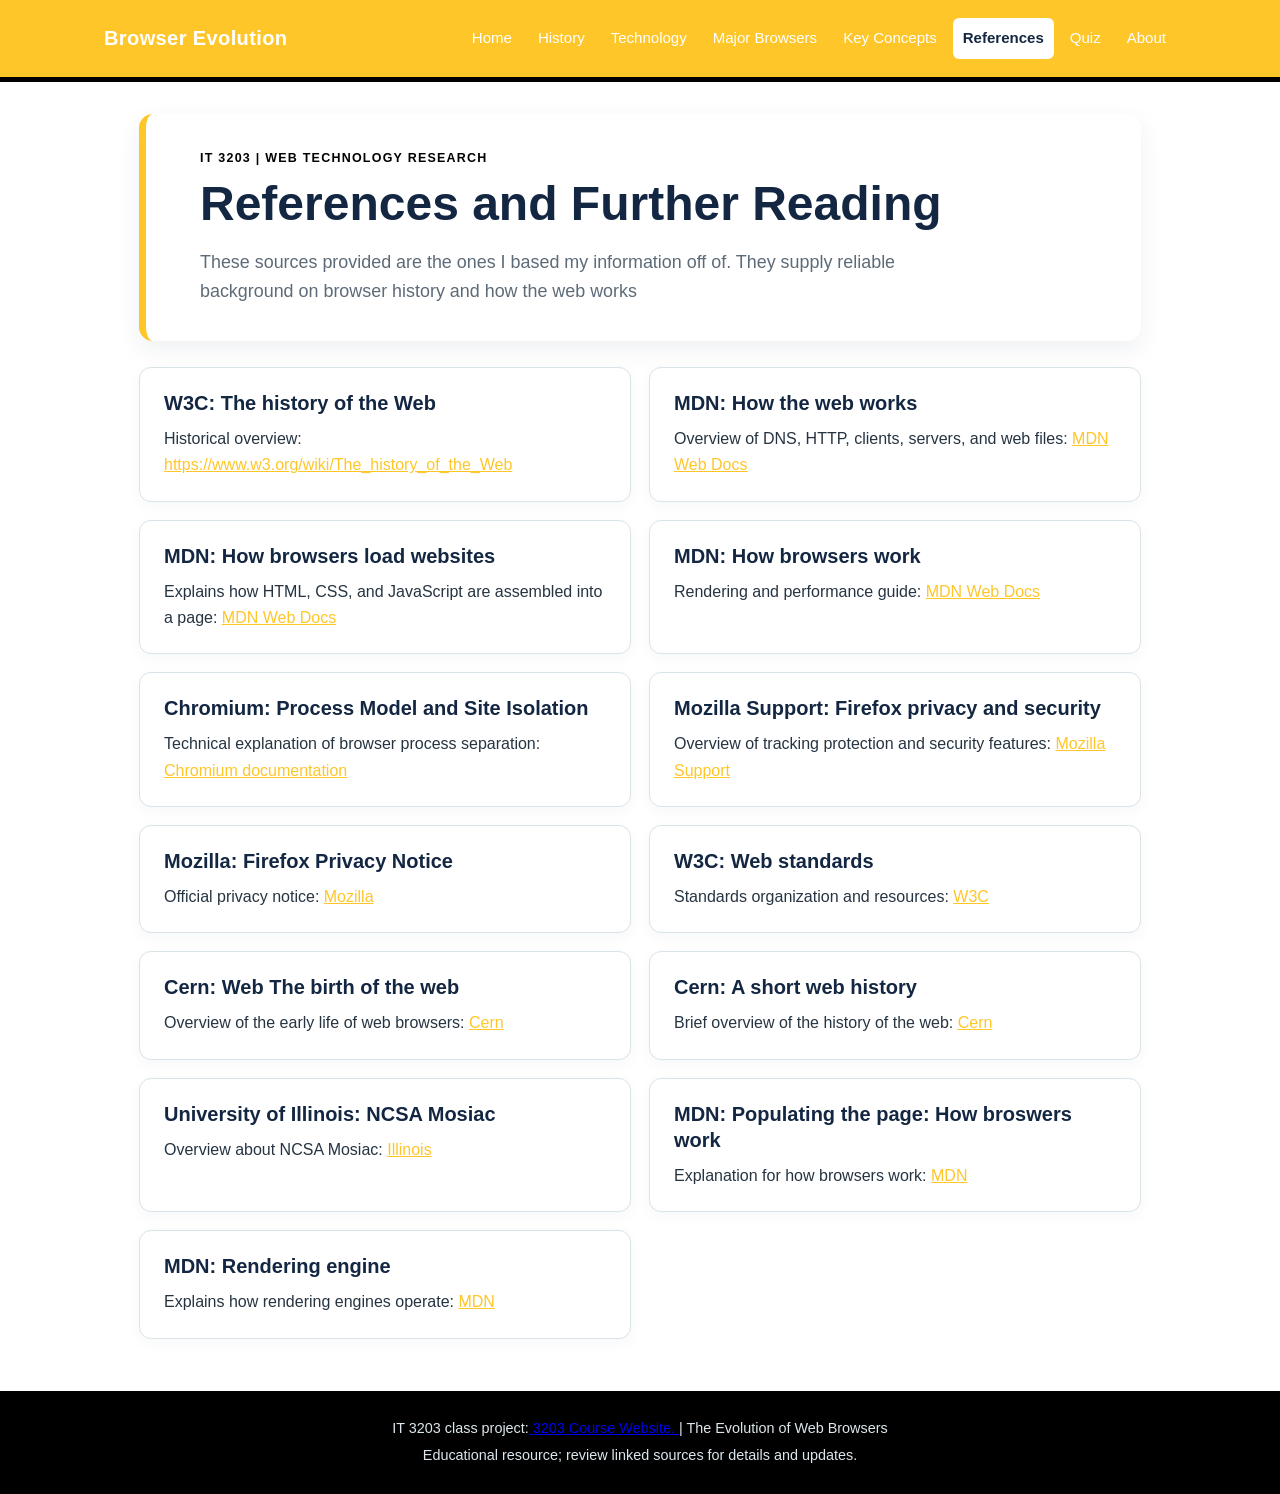
<file: references.html>
<!DOCTYPE html>
<html lang="en">
<head>
  <meta charset="UTF-8">
  <meta name="viewport" content="width=device-width, initial-scale=1.0">
  <meta name="description" content="These sources provide reliable background on browser history, rendering, security, and privacy. Links open the original resources.">
  <title>References | Browser Evolution</title>
  <link rel="stylesheet" href="styles.css">
</head>
<body>
  <header class="site-header">
    <div class="header-inner">
      <a class="brand" href="index.html">Browser Evolution</a>
      <nav class="main-nav" aria-label="Main navigation">
        <a href="index.html">Home</a>
<a href="history.html">History</a>
<a href="technology.html">Technology</a>
<a href="browsers.html">Major Browsers</a>
<a href="concepts.html">Key Concepts</a>
<a href="references.html" aria-current="page">References</a>
          <a href="quiz.html">Quiz</a>
<a href="about.html">About</a>
      </nav>
    </div>
  </header>
  <main class="container">
    <section class="hero">
      <p class="eyebrow">IT 3203 | Web Technology Research</p>
      <h1>References and Further Reading</h1>
      <p class="lead">These sources provided are the ones I based my information off of. They supply reliable background on browser history and how the web works</p>
    </section>
    <div class="content-grid">
      <section class="content-card"><h2>W3C: The history of the Web</h2><p>Historical overview: <a href="https://www.w3.org/wiki/The_history_of_the_Web">https://www.w3.org/wiki/The_history_of_the_Web</a></p></section>
<section class="content-card"><h2>MDN: How the web works</h2><p>Overview of DNS, HTTP, clients, servers, and web files: <a href="https://developer.mozilla.org/en-US/docs/Learn_web_development/Getting_started/Web_standards/How_the_web_works">MDN Web Docs</a></p></section>
<section class="content-card"><h2>MDN: How browsers load websites</h2><p>Explains how HTML, CSS, and JavaScript are assembled into a page: <a href="https://developer.mozilla.org/en-US/docs/Learn_web_development/Getting_started/Web_standards/How_browsers_load_websites">MDN Web Docs</a></p></section>
<section class="content-card"><h2>MDN: How browsers work</h2><p>Rendering and performance guide: <a href="https://developer.mozilla.org/en-US/docs/Web/Performance/Guides/How_browsers_work">MDN Web Docs</a></p></section>
<section class="content-card"><h2>Chromium: Process Model and Site Isolation</h2><p>Technical explanation of browser process separation: <a href="https://chromium.googlesource.com/chromium/src/+/main/docs/process_model_and_site_isolation.md">Chromium documentation</a></p></section>
<section class="content-card"><h2>Mozilla Support: Firefox privacy and security</h2><p>Overview of tracking protection and security features: <a href="https://support.mozilla.org/en-US/kb/firefox-privacy-and-security-features">Mozilla Support</a></p></section>
<section class="content-card"><h2>Mozilla: Firefox Privacy Notice</h2><p>Official privacy notice: <a href="https://www.mozilla.org/en-US/privacy/firefox/">Mozilla</a></p></section>
<section class="content-card"><h2>W3C: Web standards</h2><p>Standards organization and resources: <a href="https://www.w3.org/">W3C</a></p></section>
<section class="content-card"><h2>Cern: Web The birth of the web</h2><p>Overview of the early life of web browsers: <a href="https://home.cern/science/computing/the-birth-of-the-web/">Cern</a></p></section>
<section class="content-card"><h2>Cern: A short web history</h2><p>Brief overview of the history of the web: <a href="https://home.cern/science/computing/the-birth-of-the-web/short-history-web/">Cern</a></p></section>
<section class="content-card"><h2>University of Illinois: NCSA Mosiac</h2><p>Overview about NCSA Mosiac: <a href="https://www.ncsa.illinois.edu/research/project-highlights/ncsa-mosaic/">Illinois</a></p></section>
<section class="content-card"><h2>MDN: Populating the page: How broswers work</h2><p>Explanation for how browsers work: <a href="https://developer.mozilla.org/en-US/docs/Web/Performance/Guides/How_browsers_work">MDN</a></p></section>
<section class="content-card"><h2>MDN: Rendering engine</h2><p>Explains how rendering engines operate: <a href="https://developer.mozilla.org/en-US/docs/Glossary/Engine/Rendering">MDN</a></p></section>

    </div>
  </main>
  <footer class="site-footer">
    <p>IT 3203 class project:<a href="https://ksuweb.github.io/IT3203/" target="_blank" rel="noopener noreferrer"> 3203 Course Website. </a> | The Evolution of Web Browsers</p>
    <p>Educational resource; review linked sources for details and updates.</p>
  </footer>
</body>
</html>
</file>
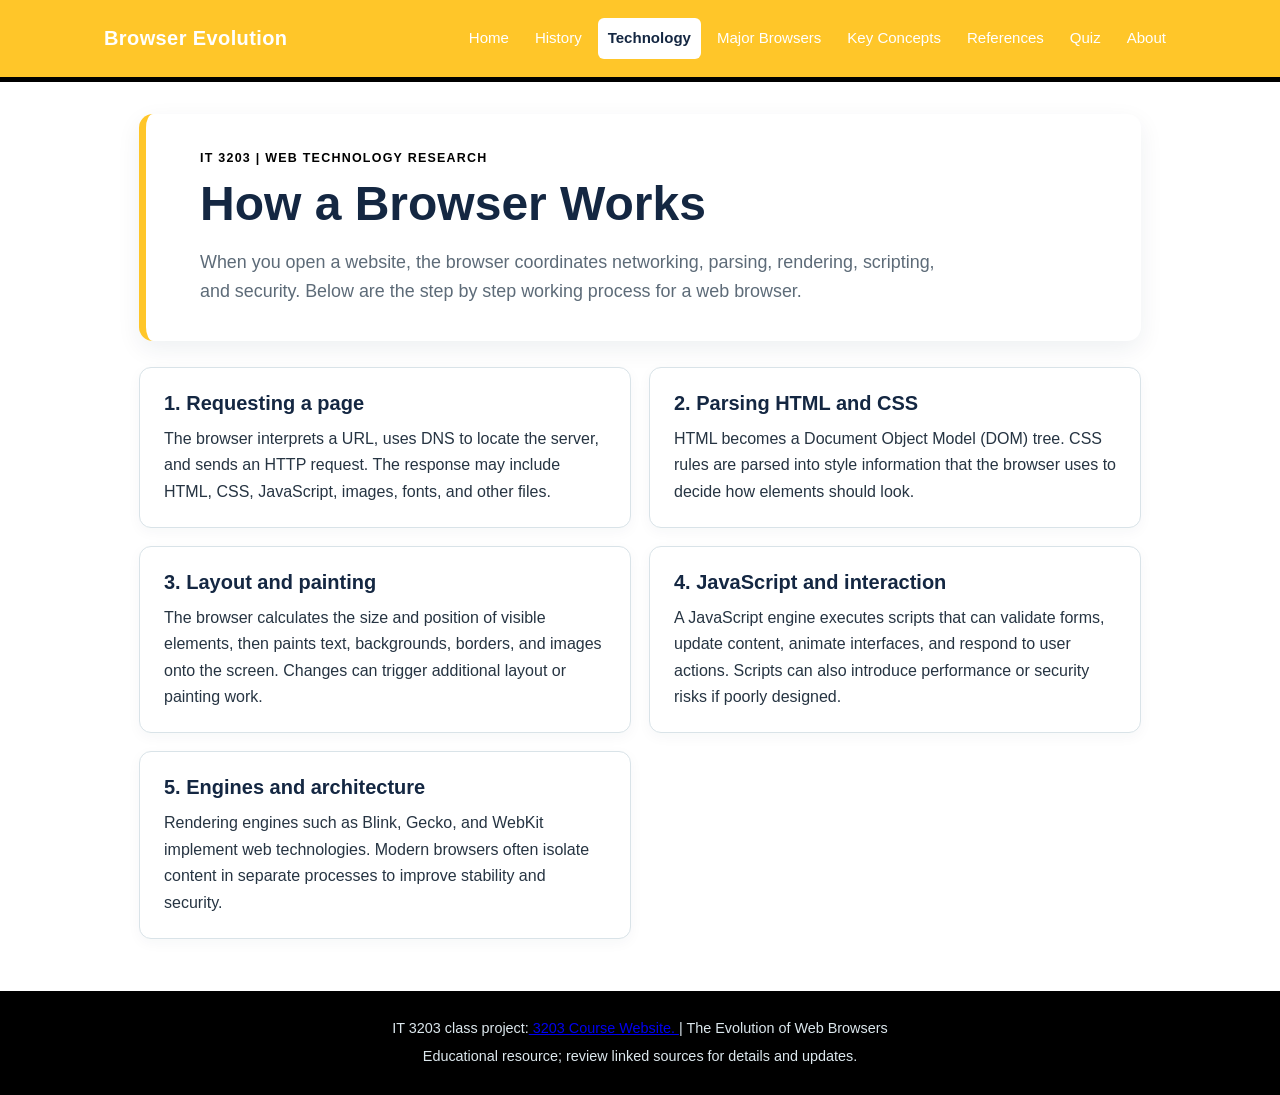
<file: technology.html>
<!DOCTYPE html>
<html lang="en">
<head>
  <meta charset="UTF-8">
  <meta name="viewport" content="width=device-width, initial-scale=1.0">
  <meta name="description" content="When you open a website, the browser coordinates networking, parsing, rendering, scripting, and security.">
  <title>Browser Technology | Browser Evolution</title>
  <link rel="stylesheet" href="styles.css">
</head>
<body>
  <header class="site-header">
    <div class="header-inner">
      <a class="brand" href="index.html">Browser Evolution</a>
      <nav class="main-nav" aria-label="Main navigation">
        <a href="index.html">Home</a>
<a href="history.html">History</a>
<a href="technology.html" aria-current="page">Technology</a>
<a href="browsers.html">Major Browsers</a>
<a href="concepts.html">Key Concepts</a>
<a href="references.html">References</a>
          <a href="quiz.html">Quiz</a>
<a href="about.html">About</a>
      </nav>
    </div>
  </header>
  <main class="container">
    <section class="hero">
      <p class="eyebrow">IT 3203 | Web Technology Research</p>
      <h1>How a Browser Works</h1>
      <p class="lead">When you open a website, the browser coordinates networking, parsing, rendering, scripting, and security. Below are the step by step working process for a web browser.</p>
    </section>
    <div class="content-grid">
      <section class="content-card"><h2>1. Requesting a page</h2><p>The browser interprets a URL, uses DNS to locate the server, and sends an HTTP request. The response may include HTML, CSS, JavaScript, images, fonts, and other files.</p></section>
<section class="content-card"><h2>2. Parsing HTML and CSS</h2><p>HTML becomes a Document Object Model (DOM) tree. CSS rules are parsed into style information that the browser uses to decide how elements should look.</p></section>
<section class="content-card"><h2>3. Layout and painting</h2><p>The browser calculates the size and position of visible elements, then paints text, backgrounds, borders, and images onto the screen. Changes can trigger additional layout or painting work.</p></section>
<section class="content-card"><h2>4. JavaScript and interaction</h2><p>A JavaScript engine executes scripts that can validate forms, update content, animate interfaces, and respond to user actions. Scripts can also introduce performance or security risks if poorly designed.</p></section>
<section class="content-card"><h2>5. Engines and architecture</h2><p>Rendering engines such as Blink, Gecko, and WebKit implement web technologies. Modern browsers often isolate content in separate processes to improve stability and security.</p></section>

    </div>
  </main>
  <footer class="site-footer">
    <p>IT 3203 class project:<a href="https://ksuweb.github.io/IT3203/" target="_blank" rel="noopener noreferrer"> 3203 Course Website. </a> | The Evolution of Web Browsers</p>
    <p>Educational resource; review linked sources for details and updates.</p>
  </footer>
</body>
</html>
</file>
<file: styles.css>
/* stylesheet for all pages */
:root {
  --navy: #142742;
  --teal: #008491;
  --ink: #263442;
  --muted: #5d6b78;
  --paper: #f2f6f8;
  --white: #ffffff;
  --line: #d9e3e8;
  --gray: #808080;
  --black: #000000;
  --yellow: #ffc629;
}
* { box-sizing: border-box; }
html { scroll-behavior: smooth; }
body {
  margin: 0;
  font-family: Arial, Helvetica, sans-serif;
  color: var(--ink);
  background: var(--white);
  line-height: 1.65;
}
.site-header {
  background: var(--yellow);
  color: var(--gray);
  border-bottom: 5px solid var(--black);
}
.header-inner {
  max-width: 1120px;
  margin: 0 auto;
  padding: 18px 24px;
  display: flex; /* flex layout */
  align-items: center;
  justify-content: space-between;
  gap: 22px;
  flex-wrap: wrap;
}
.brand {
  color: var(--white);
  font-weight: 800;
  font-size: 1.25rem;
  text-decoration: none;
  letter-spacing: .02em;
}
.main-nav {
  display: flex;
  flex-wrap: wrap;
  gap: 6px;
}
.main-nav a {
  color: var(--white);
  text-decoration: none;
  padding: 8px 10px;
  border-radius: 6px;
  font-size: .94rem;
}
.main-nav a:hover, .main-nav a:focus-visible {
  background: var(--yellow);
  outline: 2px solid var(--white);
  outline-offset: 2px;
}
.main-nav a[aria-current="page"] {
  background: #ffffff;
  color: var(--navy);
  font-weight: 700;
}
.container { max-width: 1050px; margin: 0 auto; padding: 32px 24px 52px; }
.hero {
  padding: 34px clamp(20px, 5vw, 54px);
  background: var(--white);
  border-radius: 14px;
  border-left: 7px solid var(--yellow);
  box-shadow: 0 8px 24px rgba(20,39,66,.07);
  margin-bottom: 26px;
}
.eyebrow {
  color: var(--black);
  text-transform: uppercase;
  letter-spacing: .1em;
  font-size: .78rem;
  font-weight: 800;
  margin: 0 0 8px;
}
h1 { color: var(--navy); font-size: clamp(2rem, 4vw, 3rem); line-height: 1.15; margin: 0 0 16px; }
.lead { color: var(--muted); font-size: 1.12rem; max-width: 760px; margin: 0; }
.content-grid {
  display: grid; /* CSS Grid layout */
  grid-template-columns: repeat(2, minmax(0, 1fr));
  gap: 18px;
}
.content-card {
  background: var(--white);
  border: 1px solid var(--line);
  border-radius: 12px;
  padding: 22px 24px;
  box-shadow: 0 4px 14px rgba(20,39,66,.04);
}
.content-card h2 { color: var(--navy); font-size: 1.25rem; line-height: 1.3; margin: 0 0 10px; }
.content-card p { margin: 0; }
.content-card a { color: #ffc629; overflow-wrap: anywhere; }
.content-card a:hover { color: var(--navy); text-decoration-thickness: 2px; }
p { margin-top: 0; }
a { transition: background-color .15s ease, color .15s ease; }
.back-top { margin: 24px 0 0; text-align: right; }
.back-top a { color: var(--yellow); font-weight: 700; }
.site-footer {
  background: var(--black);
  color: #dce7ed;
  text-align: center;
  padding: 22px 18px;
  font-size: .9rem;
}
.site-footer p { margin: 4px 0; }
h2 { scroll-margin-top: 20px; }
@media (max-width: 720px) {
  .header-inner { align-items: flex-start; }
  .main-nav { width: 100%; }
  .main-nav a { padding: 7px 8px; }
  .content-grid { grid-template-columns: 1fr; }
  .container { padding: 22px 14px 36px; }
  .hero { padding: 26px 22px; }
}
.quiz-hero {
  display: flex;
  justify-content: space-between;
  align-items: center;
  gap: 24px;
  flex-wrap: wrap;
}

.quiz-hero-text {
  flex: 1 1 460px;
}

/* 10-Minute Countdown Timer Box */
.timer-panel {
  min-width: 165px;
  padding: 14px 20px;
  border-radius: 12px;
  background: var(--paper);
  border: 2px solid var(--yellow);
  text-align: center;
}

.timer-title {
  display: block;
  font-size: 0.75rem;
  font-weight: 800;
  text-transform: uppercase;
  letter-spacing: 0.06em;
  color: var(--black);
}

.timer-clock {
  display: block;
  font-size: 1.75rem;
  font-weight: 800;
  font-variant-numeric: tabular-nums;
  color: #ffc629;
}

.timer-panel.timer-urgent {
  background: #fef2f2;
  border-color: #dc2626;
}

.timer-panel.timer-urgent .timer-title,
.timer-panel.timer-urgent .timer-clock {
  color: #7f1d1d;
}

/* Immediate Results Summary Banner */
.results-banner {
  margin-bottom: 24px;
  border-width: 2px;
  border-style: solid;
}

.results-banner.hidden {
  display: none;
}

.results-banner.banner-pass {
  background-color: #f0fdf4;
  border-color: #16a34a;
}

.results-banner.banner-fail {
  background-color: #fef2f2;
  border-color: #dc2626;
}

.results-header {
  display: flex;
  justify-content: space-between;
  align-items: center;
  margin-bottom: 16px;
}

.results-header h2 {
  margin: 0;
}

.result-badge {
  padding: 6px 16px;
  border-radius: 999px;
  font-weight: 800;
  font-size: 0.9rem;
  letter-spacing: 0.05em;
  color: var(--white);
}

.badge-pass {
  background-color: #16a34a;
}

.badge-fail {
  background-color: #dc2626;
}

.results-stats {
  display: grid;
  grid-template-columns: repeat(3, minmax(0, 1fr));
  gap: 14px;
  margin-bottom: 12px;
}

.stat-item {
  background: var(--white);
  border: 1px solid var(--line);
  border-radius: 8px;
  padding: 12px 14px;
}

.stat-label {
  display: block;
  font-size: 0.8rem;
  color: var(--muted);
  font-weight: 700;
}

.stat-value {
  font-size: 1.12rem;
  color: var(--navy);
}

.results-hint {
  font-size: 0.92rem;
  color: var(--ink);
}

/* Quiz Form & Fieldsets */
.quiz-form {
  display: flex;
  flex-direction: column;
  gap: 18px;
}

.question-block {
  margin: 0;
  transition: border-color 0.2s ease, background-color 0.2s ease;
}

.q-type {
  font-size: 0.78rem;
  font-weight: 800;
  text-transform: uppercase;
  letter-spacing: 0.05em;
  color: #ffc629;
  background: var(--paper);
  padding: 3px 10px;
  border-radius: 6px;
  border: 1px solid var(--line);
}

.q-prompt {
  font-weight: 700;
  font-size: 1.06rem;
  color: var(--black);
  margin: 8px 0 14px;
}

.quiz-text-input {
  width: 100%;
  max-width: 440px;
  padding: 11px 14px;
  font-size: 1rem;
  font-family: inherit;
  color: var(--ink);
  background: var(--white);
  border: 1.5px solid #9fb0bd;
  border-radius: 8px;
}

.quiz-text-input:focus {
  outline: none;
  border-color: var(--yellow);
  box-shadow: 0 0 0 3px var(--gray);
}

.quiz-options {
  display: flex;
  flex-direction: column;
  gap: 9px;
}

.quiz-option {
  display: flex;
  align-items: center;
  gap: 10px;
  padding: 10px 14px;
  border: 1px solid var(--line);
  border-radius: 8px;
  background: var(--white);
  cursor: pointer;
  transition: background-color 0.15s ease, border-color 0.15s ease;
}

.quiz-option:hover {
  background: var(--paper);
  border-color: var(--yellow);
}

.quiz-option input[type="radio"],
.quiz-option input[type="checkbox"] {
  width: 1.1rem;
  height: 1.1rem;
  accent-color: var(--yellow);
  cursor: pointer;
}

/* Color-Coded Per-Question Results */
.question-block.is-correct {
  border: 2px solid #16a34a;
  background-color: #f7fee7;
}

.question-block.is-incorrect {
  border: 2px solid #dc2626;
  background-color: #fff5f5;
}

.q-feedback {
  margin-top: 14px;
  font-size: 0.94rem;
  border-radius: 6px;
}

.q-feedback:empty {
  display: none;
}

.fb-correct {
  padding: 10px 14px;
  background-color: #dcfce7;
  color: #14532d;
  border-left: 4px solid #16a34a;
}

.fb-incorrect {
  padding: 10px 14px;
  background-color: #fee2e2;
  color: #7f1d1d;
  border-left: 4px solid #dc2626;
}

/* Submit & Reset Buttons */
.quiz-controls {
  display: flex;
  flex-wrap: wrap;
  gap: 14px;
  margin-top: 8px;
}

.quiz-btn {
  padding: 12px 24px;
  font-size: 1rem;
  font-weight: 700;
  font-family: inherit;
  border: none;
  border-radius: 8px;
  cursor: pointer;
  transition: background-color 0.15s ease, opacity 0.15s ease;
}

.quiz-btn-submit {
  background-color: var(--black);
  color: var(--white);
}

.quiz-btn-submit:hover:not(:disabled) {
  background-color: var(--yellow);
}

.quiz-btn-submit:disabled {
  opacity: 0.55;
  cursor: not-allowed;
}

.quiz-btn-reset {
  background-color: var(--white);
  color: var(--black);
  border: 2px solid var(--yellow);
}

.quiz-btn-reset:hover {
  background-color: var(--black);
  color: var(--white);
}

.sr-only {
  position: absolute;
  width: 1px;
  height: 1px;
  overflow: hidden;
  clip: rect(0, 0, 0, 0);
}

@media (max-width: 720px) {
  .results-stats {
    grid-template-columns: 1fr;
  }
}
</file>
